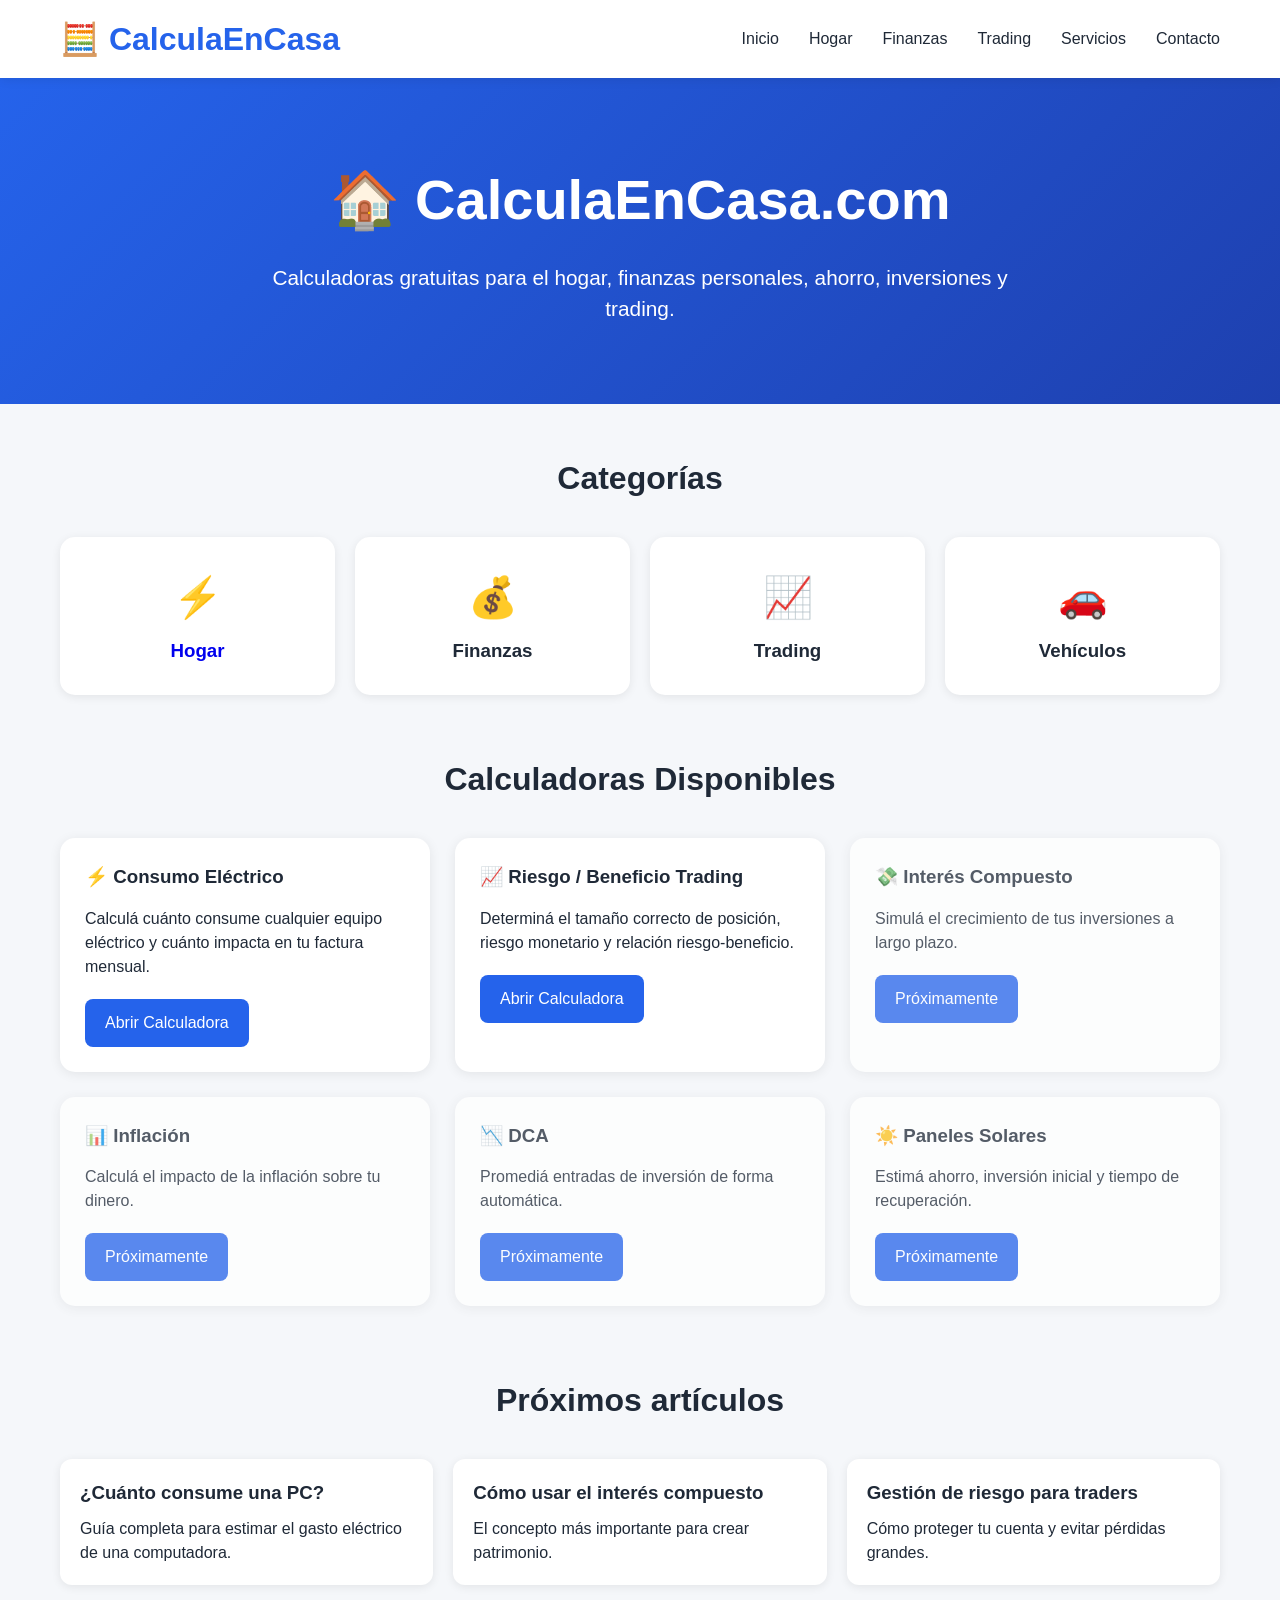
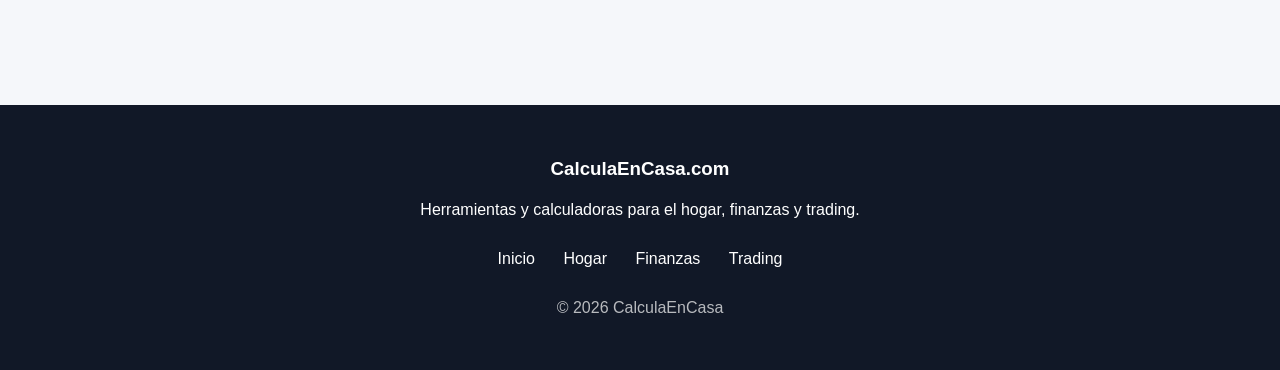
<file: index.html>
<!DOCTYPE html>
<html lang="es">

<head>
<meta charset="UTF-8">
<meta name="viewport" content="width=device-width, initial-scale=1.0">

<title>CalculaEnCasa | Calculadoras de Hogar, Finanzas y Trading</title>

<meta name="description"
content="Calculadoras gratuitas para consumo eléctrico, finanzas, trading, ahorro, inversiones y más.">

<link rel="stylesheet" href="css/global.css">

</head>

<body>

<div id="header"></div>

<div class="hero">

    <h1>🏠 CalculaEnCasa.com</h1>

    <p>
        Calculadoras gratuitas para el hogar,
        finanzas personales, ahorro, inversiones y trading.
    </p>

</div>

<div class="container">

    <h2 class="section-title">
        Categorías
    </h2>

    <div class="categorias">

        <div class="categoria">
            <a href="/hogar/index.html" style="text-decoration: none;">
            <h2>⚡</h2>
            <h3>Hogar</h3></a>
        </div>

        <div class="categoria">
            <h2>💰</h2>
            <h3>Finanzas</h3>
        </div>

        <div class="categoria">
            <h2>📈</h2>
            <h3>Trading</h3>
        </div>

        <div class="categoria">
            <h2>🚗</h2>
            <h3>Vehículos</h3>
        </div>

    </div>

    <h2 class="section-title">
        Calculadoras Disponibles
    </h2>

    <div class="calculadoras">

        <div class="card">
            <h3>⚡ Consumo Eléctrico</h3>

            <p>
                Calculá cuánto consume cualquier equipo eléctrico
                y cuánto impacta en tu factura mensual.
            </p>

            <a class="btn"
               href="/hogar/consumo-electrico.html">
               Abrir Calculadora
            </a>
        </div>

        <div class="card">
            <h3>📈 Riesgo / Beneficio Trading</h3>

            <p>
                Determiná el tamaño correcto de posición,
                riesgo monetario y relación riesgo-beneficio.
            </p>

            <a class="btn"
               href="riesgo-beneficio.html">
               Abrir Calculadora
            </a>
        </div>

        <div class="card proximamente">
            <h3>💸 Interés Compuesto</h3>

            <p>
                Simulá el crecimiento de tus inversiones
                a largo plazo.
            </p>

            <span class="btn">
                Próximamente
            </span>
        </div>

        <div class="card proximamente">
            <h3>📊 Inflación</h3>

            <p>
                Calculá el impacto de la inflación
                sobre tu dinero.
            </p>

            <span class="btn">
                Próximamente
            </span>
        </div>

        <div class="card proximamente">
            <h3>📉 DCA</h3>

            <p>
                Promediá entradas de inversión
                de forma automática.
            </p>

            <span class="btn">
                Próximamente
            </span>
        </div>

        <div class="card proximamente">
            <h3>☀️ Paneles Solares</h3>

            <p>
                Estimá ahorro, inversión inicial
                y tiempo de recuperación.
            </p>

            <span class="btn">
                Próximamente
            </span>
        </div>

    </div>

    <div class="blog">

        <h2 class="section-title">
            Próximos artículos
        </h2>

        <div class="articulos">

            <div class="articulo">
                <h3>¿Cuánto consume una PC?</h3>
                <p>
                    Guía completa para estimar el gasto eléctrico
                    de una computadora.
                </p>
            </div>

            <div class="articulo">
                <h3>Cómo usar el interés compuesto</h3>
                <p>
                    El concepto más importante para crear patrimonio.
                </p>
            </div>

            <div class="articulo">
                <h3>Gestión de riesgo para traders</h3>
                <p>
                    Cómo proteger tu cuenta y evitar pérdidas grandes.
                </p>
            </div>

        </div>

    </div>

</div>

<div id="footer"></div>

<script src="js/includes.js"></script>

</body>
</html>
</file>
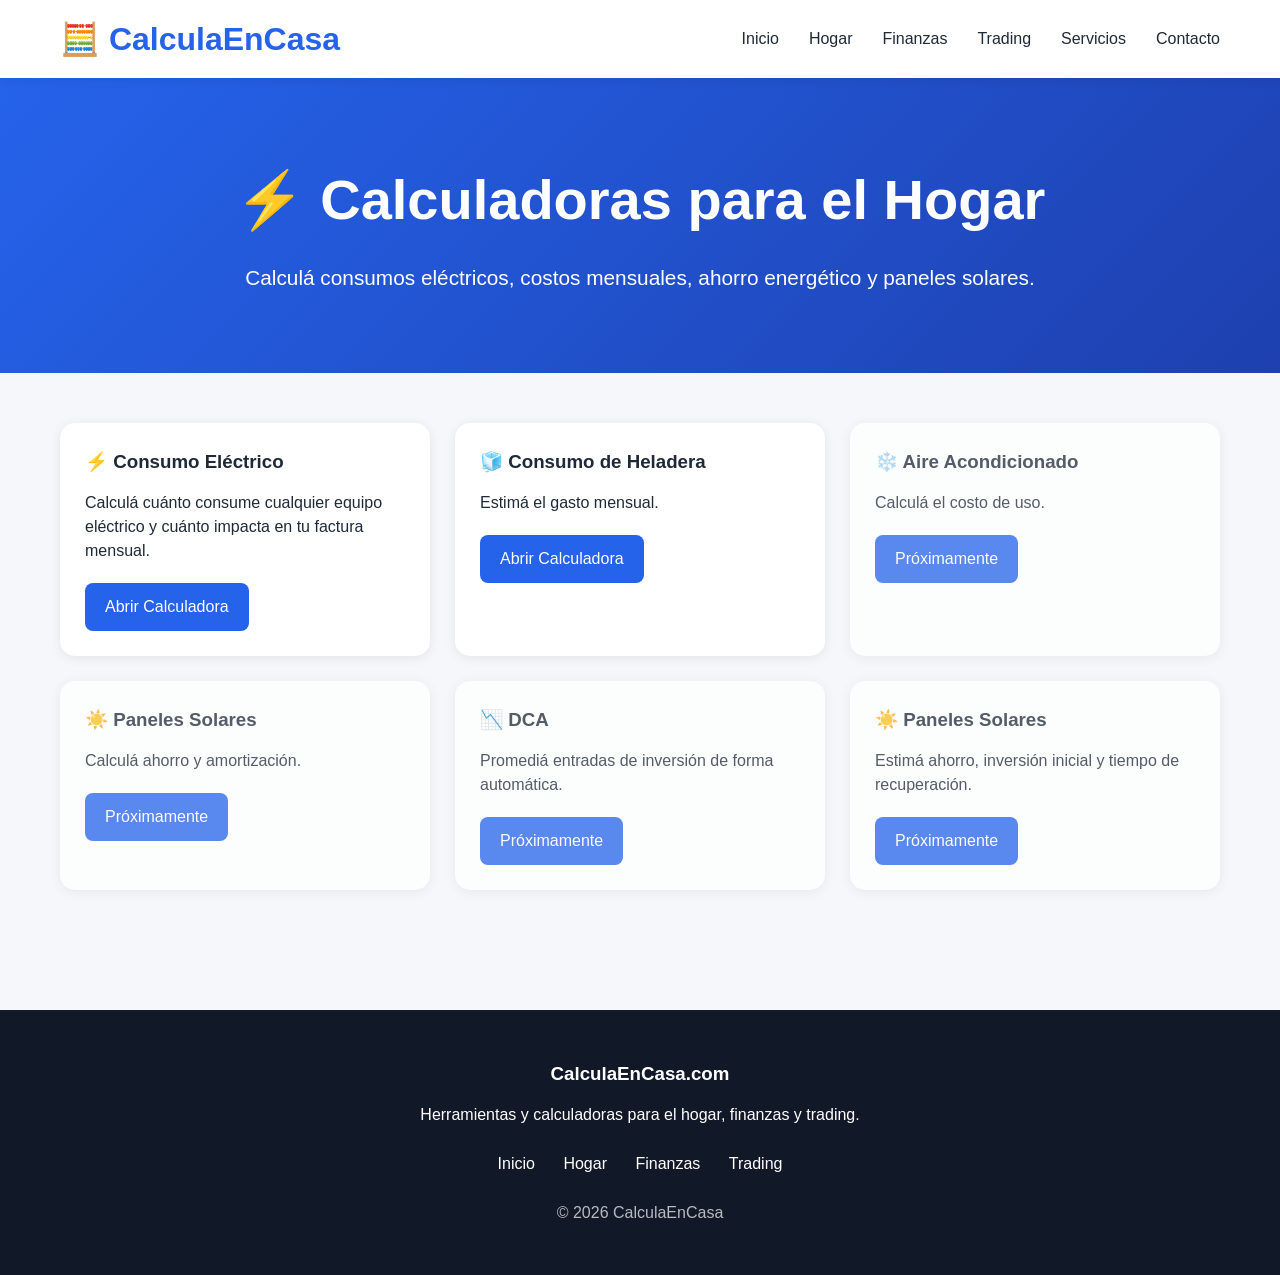
<file: hogar/index.html>
<!DOCTYPE html>
<html lang="es">
<body>

<head>
<link rel="stylesheet" href="/css/global.css">
<script src="/js/includes.js"></script>
</head>

<div id="header"></div>
<section class="hero">
    
<h1>⚡ Calculadoras para el Hogar</h1>

<p>
Calculá consumos eléctricos, costos mensuales,
ahorro energético y paneles solares.
</p>

</section>
<div class="container">
    <div class="calculadoras">

        <div class="card">
            <h3>⚡ Consumo Eléctrico</h3>

            <p>
                Calculá cuánto consume cualquier equipo eléctrico
                y cuánto impacta en tu factura mensual.
            </p>

            <a class="btn"
               href="/hogar/consumo-electrico.html">
               Abrir Calculadora
            </a>
        </div>

        <div class="card">
            <h3>🧊 Consumo de Heladera</h3>

            <p>
                Estimá el gasto mensual.
            </p>

            <a class="btn"
               href="riesgo-beneficio.html">
               Abrir Calculadora
            </a>
        </div>

        <div class="card proximamente">
            <h3>❄️ Aire Acondicionado</h3>

            <p>
                Calculá el costo de uso.
            </p>

            <span class="btn">
                Próximamente
            </span>
        </div>

        <div class="card proximamente">
            <h3>☀️ Paneles Solares</h3>

            <p>
                Calculá ahorro y amortización.
            </p>

            <span class="btn">
                Próximamente
            </span>
        </div>

        <div class="card proximamente">
            <h3>📉 DCA</h3>

            <p>
                Promediá entradas de inversión
                de forma automática.
            </p>

            <span class="btn">
                Próximamente
            </span>
        </div>

        <div class="card proximamente">
            <h3>☀️ Paneles Solares</h3>

            <p>
                Estimá ahorro, inversión inicial
                y tiempo de recuperación.
            </p>

            <span class="btn">
                Próximamente
            </span>
        </div>

    </div>


</div>
<div id="footer"></div>
</body>
</file>
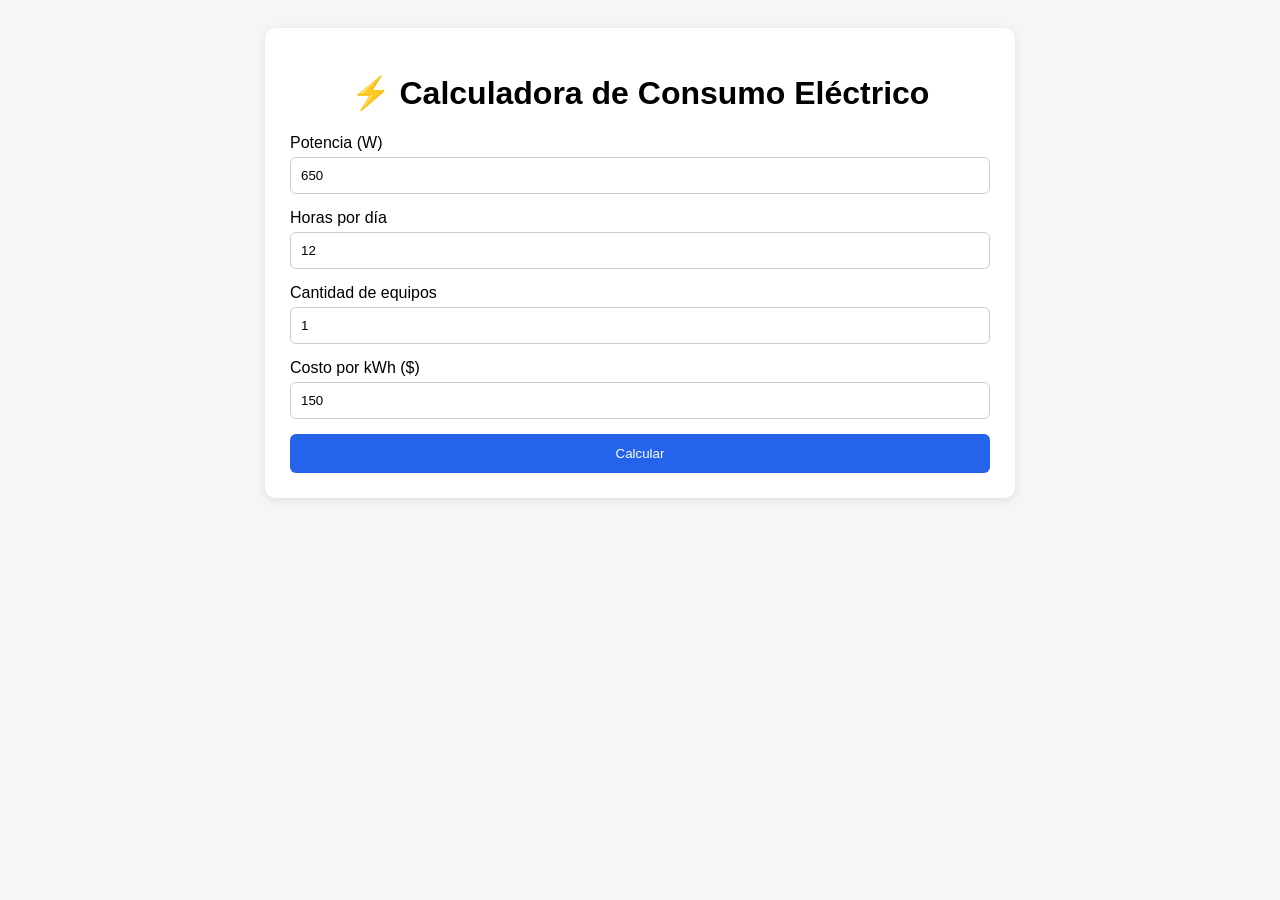
<file: consumo-electrico.html>
<!DOCTYPE html>
<html lang="es">
<head>
<meta charset="UTF-8">
<meta name="viewport" content="width=device-width, initial-scale=1.0">
<title>Calculadora de Consumo Eléctrico</title>

<style>
body{
    font-family:Arial,sans-serif;
    background:#f4f6f8;
    padding:20px;
}

.container{
    max-width:700px;
    margin:auto;
    background:white;
    padding:25px;
    border-radius:10px;
    box-shadow:0 2px 10px rgba(0,0,0,.1);
}

h1{
    text-align:center;
}

input{
    width:100%;
    padding:10px;
    margin-top:5px;
    margin-bottom:15px;
    border:1px solid #ccc;
    border-radius:6px;
    box-sizing:border-box;
}

button{
    width:100%;
    padding:12px;
    background:#2563eb;
    color:white;
    border:none;
    border-radius:6px;
    cursor:pointer;
}

button:hover{
    background:#1d4ed8;
}

.resultado{
    margin-top:20px;
    padding:15px;
    background:#f0fdf4;
    border-radius:8px;
}
</style>
</head>

<body>

<div class="container">

<h1>⚡ Calculadora de Consumo Eléctrico</h1>

<label>Potencia (W)</label>
<input type="number" id="potencia" value="650">

<label>Horas por día</label>
<input type="number" id="horas" value="12">

<label>Cantidad de equipos</label>
<input type="number" id="cantidad" value="1">

<label>Costo por kWh ($)</label>
<input type="number" id="costo" value="150">

<button onclick="calcular()">Calcular</button>

<div id="resultado" class="resultado" style="display:none;">
    <p><strong>Consumo diario:</strong> <span id="dia"></span> kWh</p>
    <p><strong>Consumo mensual:</strong> <span id="mes"></span> kWh</p>
    <p><strong>Costo diario:</strong> $<span id="costodia"></span></p>
    <p><strong>Costo mensual:</strong> $<span id="costomes"></span></p>
</div>

</div>

<script>

function calcular(){

    let potencia = parseFloat(document.getElementById("potencia").value);
    let horas = parseFloat(document.getElementById("horas").value);
    let cantidad = parseFloat(document.getElementById("cantidad").value);
    let costo = parseFloat(document.getElementById("costo").value);

    let consumoDia = (potencia * horas * cantidad) / 1000;
    let consumoMes = consumoDia * 30;

    let costoDia = consumoDia * costo;
    let costoMes = consumoMes * costo;

    document.getElementById("dia").innerText =
        consumoDia.toFixed(2);

    document.getElementById("mes").innerText =
        consumoMes.toFixed(2);

    document.getElementById("costodia").innerText =
        costoDia.toFixed(0);

    document.getElementById("costomes").innerText =
        costoMes.toFixed(0);

    document.getElementById("resultado").style.display="block";
}

</script>

</body>
</html>
</file>
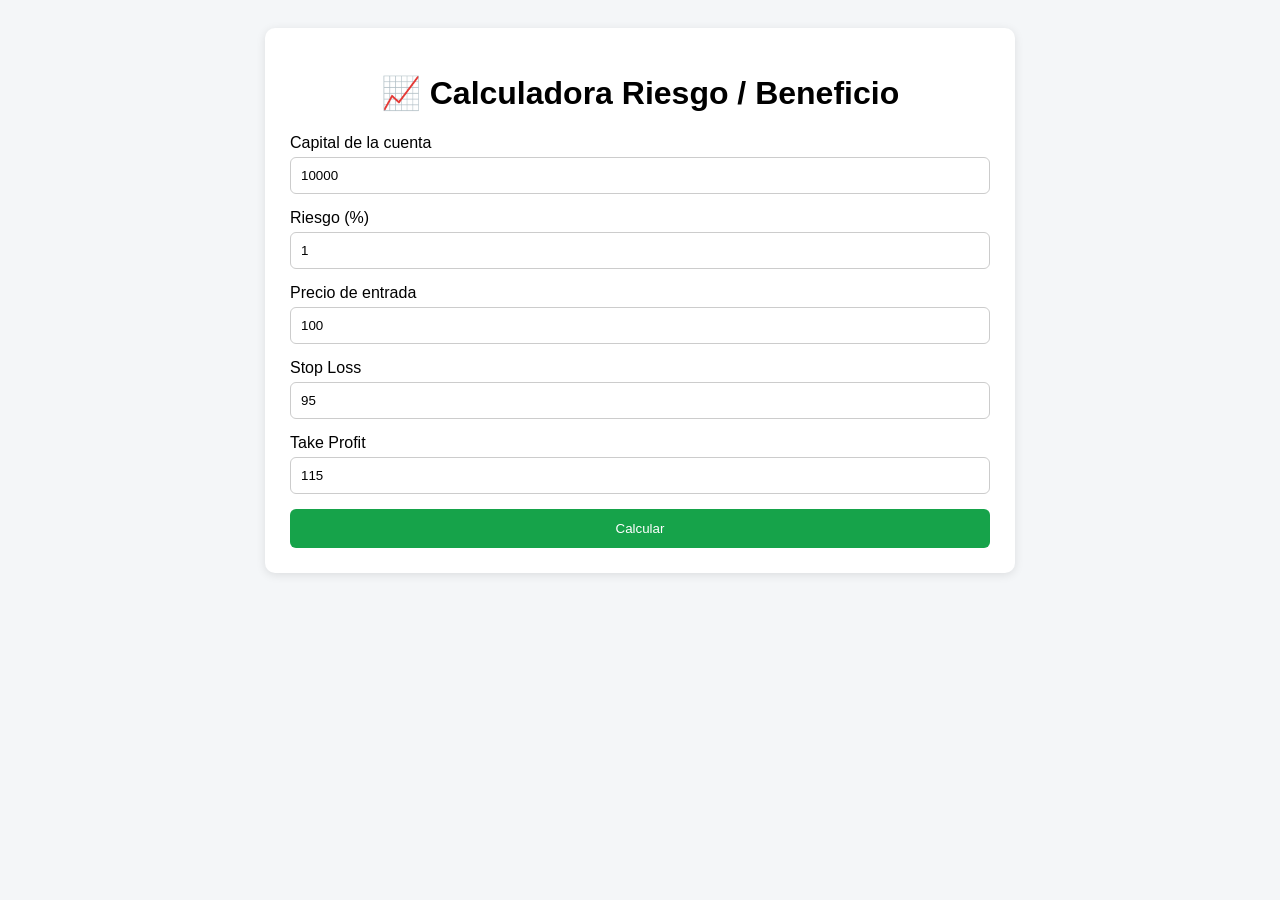
<file: riesgo-beneficio.html>
<!DOCTYPE html>
<html lang="es">
<head>
<meta charset="UTF-8">
<meta name="viewport" content="width=device-width, initial-scale=1.0">
<title>Calculadora Riesgo Beneficio</title>

<style>
body{
    font-family:Arial,sans-serif;
    background:#f4f6f8;
    padding:20px;
}

.container{
    max-width:700px;
    margin:auto;
    background:white;
    padding:25px;
    border-radius:10px;
    box-shadow:0 2px 10px rgba(0,0,0,.1);
}

h1{
    text-align:center;
}

input{
    width:100%;
    padding:10px;
    margin-top:5px;
    margin-bottom:15px;
    border:1px solid #ccc;
    border-radius:6px;
    box-sizing:border-box;
}

button{
    width:100%;
    padding:12px;
    background:#16a34a;
    color:white;
    border:none;
    border-radius:6px;
    cursor:pointer;
}

button:hover{
    background:#15803d;
}

.resultado{
    margin-top:20px;
    background:#f0fdf4;
    padding:15px;
    border-radius:8px;
}
</style>
</head>

<body>

<div class="container">

<h1>📈 Calculadora Riesgo / Beneficio</h1>

<label>Capital de la cuenta</label>
<input type="number" id="capital" value="10000">

<label>Riesgo (%)</label>
<input type="number" id="riesgo" value="1">

<label>Precio de entrada</label>
<input type="number" id="entrada" value="100">

<label>Stop Loss</label>
<input type="number" id="stop" value="95">

<label>Take Profit</label>
<input type="number" id="tp" value="115">

<button onclick="calcularTrading()">Calcular</button>

<div id="resultado" class="resultado" style="display:none;">

<p><strong>Dinero arriesgado:</strong>
$<span id="riesgoDinero"></span></p>

<p><strong>Tamaño de posición:</strong>
<span id="cantidad"></span></p>

<p><strong>Ganancia potencial:</strong>
$<span id="ganancia"></span></p>

<p><strong>Ratio Riesgo / Beneficio:</strong>
<span id="ratio"></span></p>

</div>

</div>

<script>

function calcularTrading(){

    let capital =
        parseFloat(document.getElementById("capital").value);

    let riesgo =
        parseFloat(document.getElementById("riesgo").value);

    let entrada =
        parseFloat(document.getElementById("entrada").value);

    let stop =
        parseFloat(document.getElementById("stop").value);

    let tp =
        parseFloat(document.getElementById("tp").value);

    let riesgoDinero =
        capital * (riesgo / 100);

    let riesgoUnidad =
        Math.abs(entrada - stop);

    let cantidad =
        riesgoDinero / riesgoUnidad;

    let gananciaUnidad =
        Math.abs(tp - entrada);

    let ganancia =
        cantidad * gananciaUnidad;

    let ratio =
        gananciaUnidad / riesgoUnidad;

    document.getElementById("riesgoDinero").innerText =
        riesgoDinero.toFixed(2);

    document.getElementById("cantidad").innerText =
        cantidad.toFixed(2);

    document.getElementById("ganancia").innerText =
        ganancia.toFixed(2);

    document.getElementById("ratio").innerText =
        "1 : " + ratio.toFixed(2);

    document.getElementById("resultado").style.display="block";
}

</script>

</body>
</html>
</file>
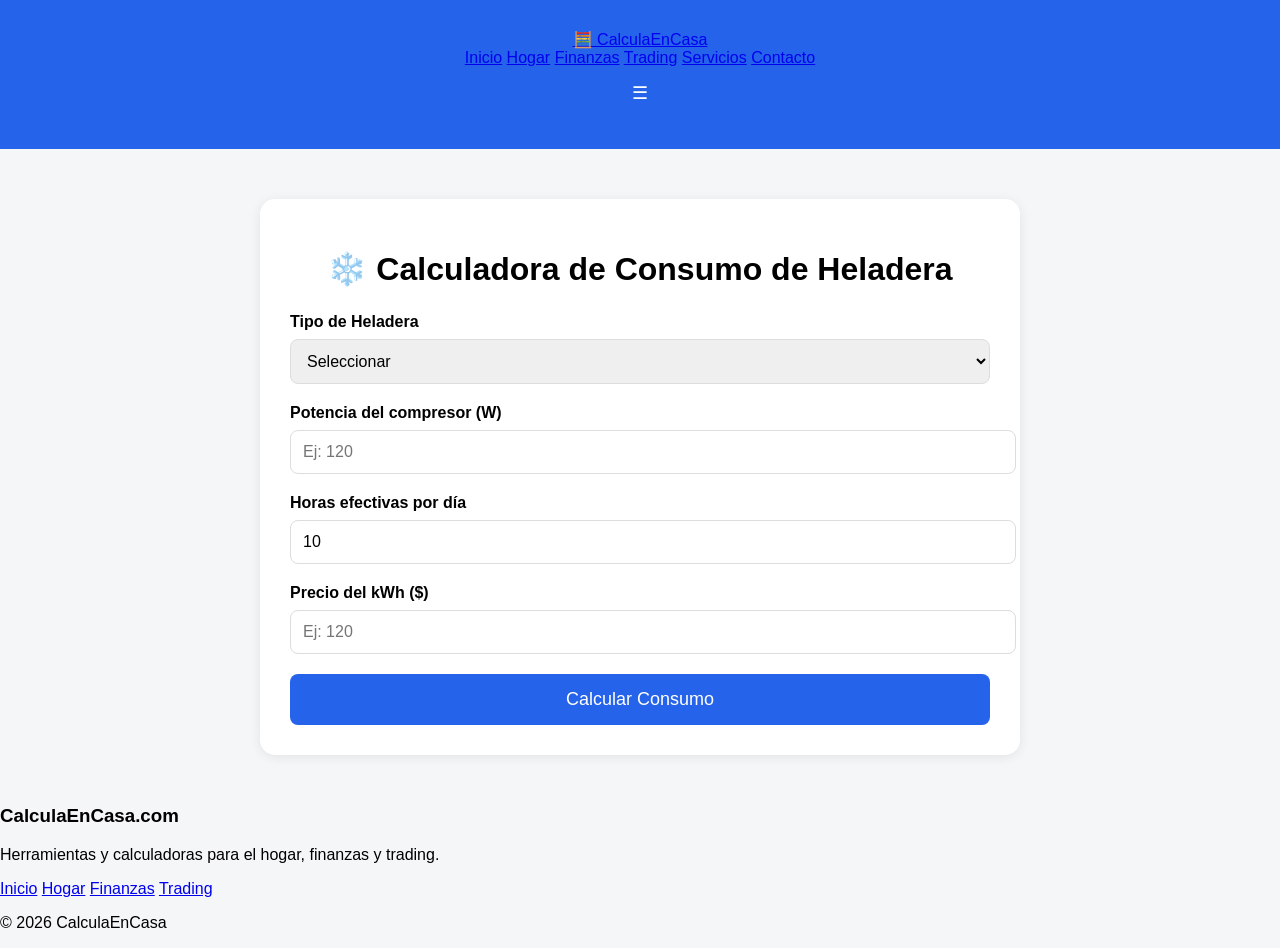
<file: hogar/consumo-heladera.html>
<!DOCTYPE html>
<html lang="es">

<head>
<meta charset="UTF-8">
<meta name="viewport" content="width=device-width, initial-scale=1.0">

<title>Calculadora de Consumo de Heladera | CalculaEnCasa</title>

<link rel="stylesheet" href="../css/calcu.css">
<script src="../js/includes.js"></script>


</head>

<body>

<div id="header"></div>

<div class="container">

    <div class="calculadora">

        <h1>❄️ Calculadora de Consumo de Heladera</h1>

        <div class="form-group">
            <label>Tipo de Heladera</label>

            <select id="tipo">
                <option value="">Seleccionar</option>
                <option value="80">Pequeña (80W)</option>
                <option value="120">Mediana (120W)</option>
                <option value="180">Grande (180W)</option>
            </select>
        </div>

        <div class="form-group">
            <label>Potencia del compresor (W)</label>
            <input type="number" id="potencia" placeholder="Ej: 120">
        </div>

        <div class="form-group">
            <label>Horas efectivas por día</label>
            <input type="number" id="horas" value="10">
        </div>

        <div class="form-group">
            <label>Precio del kWh ($)</label>
            <input type="number" id="precio" placeholder="Ej: 120">
        </div>

        <button onclick="calcular()">
            Calcular Consumo
        </button>

        <div class="resultado" id="resultado">

            <p><strong>Consumo diario:</strong> <span id="diario"></span></p>

            <p><strong>Consumo mensual:</strong> <span id="mensual"></span></p>

            <p><strong>Costo mensual:</strong> <span id="costoMensual"></span></p>

            <p><strong>Costo anual:</strong> <span id="costoAnual"></span></p>

        </div>

    </div>

</div>

<div id="footer"></div>



<script>

document.getElementById("tipo").addEventListener("change", function(){

    if(this.value !== ""){
        document.getElementById("potencia").value = this.value;
    }

});

function calcular(){

    const potencia = parseFloat(document.getElementById("potencia").value);
    const horas = parseFloat(document.getElementById("horas").value);
    const precio = parseFloat(document.getElementById("precio").value);

    if(isNaN(potencia) || isNaN(horas) || isNaN(precio)){

        alert("Completá todos los campos.");
        return;

    }

    const consumoDiario = (potencia * horas) / 1000;

    const consumoMensual = consumoDiario * 30;

    const costoMensual = consumoMensual * precio;

    const costoAnual = costoMensual * 12;

    document.getElementById("diario").innerHTML =
        consumoDiario.toFixed(2) + " kWh";

    document.getElementById("mensual").innerHTML =
        consumoMensual.toFixed(2) + " kWh";

    document.getElementById("costoMensual").innerHTML =
        "$ " + costoMensual.toLocaleString('es-AR');

    document.getElementById("costoAnual").innerHTML =
        "$ " + costoAnual.toLocaleString('es-AR');

    document.getElementById("resultado").style.display = "block";

}

</script>

</body>
</html>
</file>
<file: css/global.css>
:root{
    --azul:#2563eb;
    --azul-hover:#1d4ed8;
    --gris:#f5f7fa;
    --texto:#1f2937;
    --verde:#16a34a;
}

*{
    margin:0;
    padding:0;
    box-sizing:border-box;
}

body{
    font-family:Arial, Helvetica, sans-serif;
    background:var(--gris);
    color:var(--texto);
    line-height:1.5;
}

/* =========================
   HEADER
========================= */

header{
    background:#fff;
    box-shadow:0 2px 10px rgba(0,0,0,.08);
    position:sticky;
    top:0;
    z-index:1000;
}

.navbar{
    max-width:1200px;
    margin:auto;
    padding:15px 20px;

    display:flex;
    justify-content:space-between;
    align-items:center;
}

.logo{
    text-decoration:none;
    color:var(--azul);
    font-size:2rem;
    font-weight:bold;
}

.nav-links{
    display:flex;
    gap:30px;
}

.nav-links a{
    text-decoration:none;
    color:var(--texto);
    font-weight:500;
}

.nav-links a:hover{
    color:var(--azul);
}

.menu-toggle{
    display:none;
}

/* =========================
   HERO
========================= */

.hero{
    background:linear-gradient(135deg,#2563eb,#1e40af);
    color:white;
    text-align:center;
    padding:80px 20px;
}

.hero h1{
    font-size:3.5rem;
    margin-bottom:20px;
}

.hero p{
    max-width:800px;
    margin:auto;
    font-size:1.3rem;
}

/* =========================
   CONTENIDO GENERAL
========================= */

.container{
    max-width:1200px;
    margin:auto;
    padding:50px 20px;
}

.section-title{
    text-align:center;
    font-size:2rem;
    margin-bottom:35px;
}

/* =========================
   CATEGORIAS
========================= */

.categorias{
    display:grid;
    grid-template-columns:repeat(auto-fit,minmax(220px,1fr));
    gap:20px;
    margin-bottom:60px;
}

.categoria{
    background:white;
    padding:30px;
    border-radius:15px;
    text-align:center;
    box-shadow:0 2px 10px rgba(0,0,0,.08);
    transition:.2s;
}

.categoria:hover{
    transform:translateY(-4px);
}

.categoria h2{
    font-size:2.5rem;
    margin-bottom:10px;
}

.categoria h3 a{
    text-decoration:none;
    color:var(--texto);
}

.categoria h3 a:hover{
    color:var(--azul);
}

/* =========================
   CALCULADORAS
========================= */

.calculadoras{
    display:grid;
    grid-template-columns:repeat(auto-fit,minmax(320px,1fr));
    gap:25px;
}

.card{
    background:white;
    border-radius:15px;
    padding:25px;
    box-shadow:0 2px 12px rgba(0,0,0,.08);
    transition:.2s;
}

.card:hover{
    transform:translateY(-5px);
}

.card h3{
    margin-bottom:15px;
}

.card p{
    margin-bottom:20px;
}

.proximamente{
    opacity:.75;
}

/* =========================
   BOTONES
========================= */

.btn{
    display:inline-block;
    background:var(--azul);
    color:white;
    text-decoration:none;
    padding:12px 20px;
    border-radius:8px;
    transition:.2s;
}

.btn:hover{
    background:var(--azul-hover);
}

/* =========================
   BLOG
========================= */

.blog{
    margin-top:70px;
}

.articulos{
    display:grid;
    grid-template-columns:repeat(auto-fit,minmax(300px,1fr));
    gap:20px;
}

.articulo{
    background:white;
    padding:20px;
    border-radius:12px;
    box-shadow:0 2px 10px rgba(0,0,0,.08);
}

.articulo h3{
    margin-bottom:10px;
}

/* =========================
   FOOTER
========================= */

footer{
    background:#111827;
    color:white;
    margin-top:70px;
    padding:50px 20px;
}

.footer-content{
    max-width:1200px;
    margin:auto;
    text-align:center;
}

.footer-content h3{
    margin-bottom:15px;
}

.footer-links{
    margin:25px 0;
}

.footer-links a{
    color:white;
    text-decoration:none;
    margin:0 12px;
}

.footer-links a:hover{
    text-decoration:underline;
}

.copyright{
    opacity:.7;
}

/* =========================
   RESPONSIVE
========================= */

@media(max-width:768px){

    .hero h1{
        font-size:2.2rem;
    }

    .hero p{
        font-size:1rem;
    }

    .section-title{
        font-size:1.6rem;
    }

    .nav-links{
        display:none;
    }

    .menu-toggle{
        display:block;
        border:none;
        background:none;
        font-size:1.6rem;
        cursor:pointer;
    }

    .logo{
        font-size:1.5rem;
    }

}
</file>
<file: css/calcu.css>
.calculadora{
    max-width:700px;
    margin:50px auto;
    background:white;
    padding:30px;
    border-radius:15px;
    box-shadow:0 2px 12px rgba(0,0,0,.08);
}

.calculadora h1{
    text-align:center;
    margin-bottom:25px;
}

.form-group{
    margin-bottom:20px;
}

label{
    display:block;
    margin-bottom:8px;
    font-weight:bold;
}

input,
select{
    width:100%;
    padding:12px;
    border:1px solid #ddd;
    border-radius:8px;
    font-size:16px;
}

button{
    width:100%;
    padding:15px;
    border:none;
    border-radius:8px;
    background:#2563eb;
    color:white;
    font-size:18px;
    cursor:pointer;
}

button:hover{
    background:#1d4ed8;
}

.resultado{
    margin-top:30px;
    padding:20px;
    background:#f8fafc;
    border-radius:10px;
    display:none;
}

.resultado p{
    margin-bottom:10px;
    font-size:18px;
}
body{
    font-family:Arial,sans-serif;
    background:#f4f6f8;
    margin:0;
}

header{
    background:#2563eb;
    color:white;
    padding:30px;
    text-align:center;
}

main{
    max-width:1000px;
    margin:auto;
    padding:20px;
}

.card{
    background:white;
    padding:20px;
    margin-bottom:20px;
    border-radius:10px;
    box-shadow:0 2px 8px rgba(0,0,0,.1);
}

.card a{
    display:inline-block;
    margin-top:10px;
    background:#2563eb;
    color:white;
    text-decoration:none;
    padding:10px 15px;
    border-radius:6px;
}
</file>
